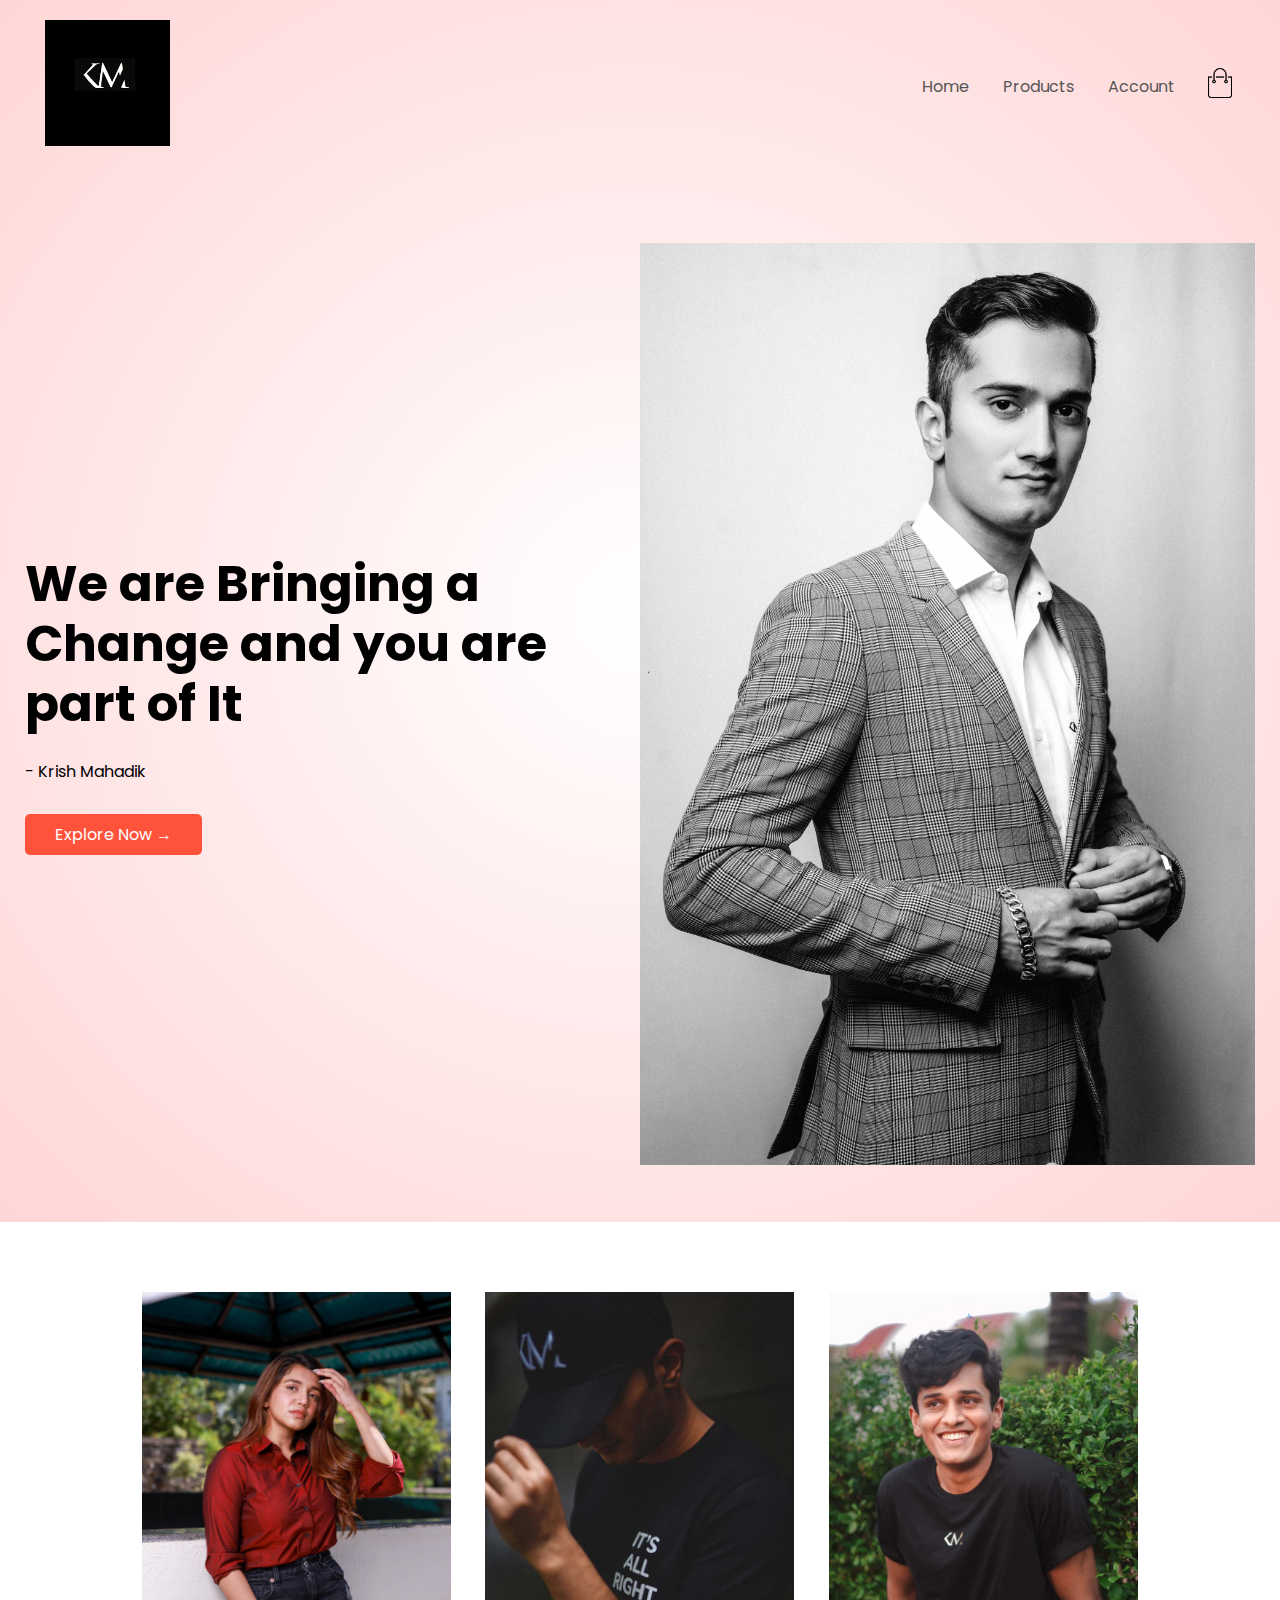
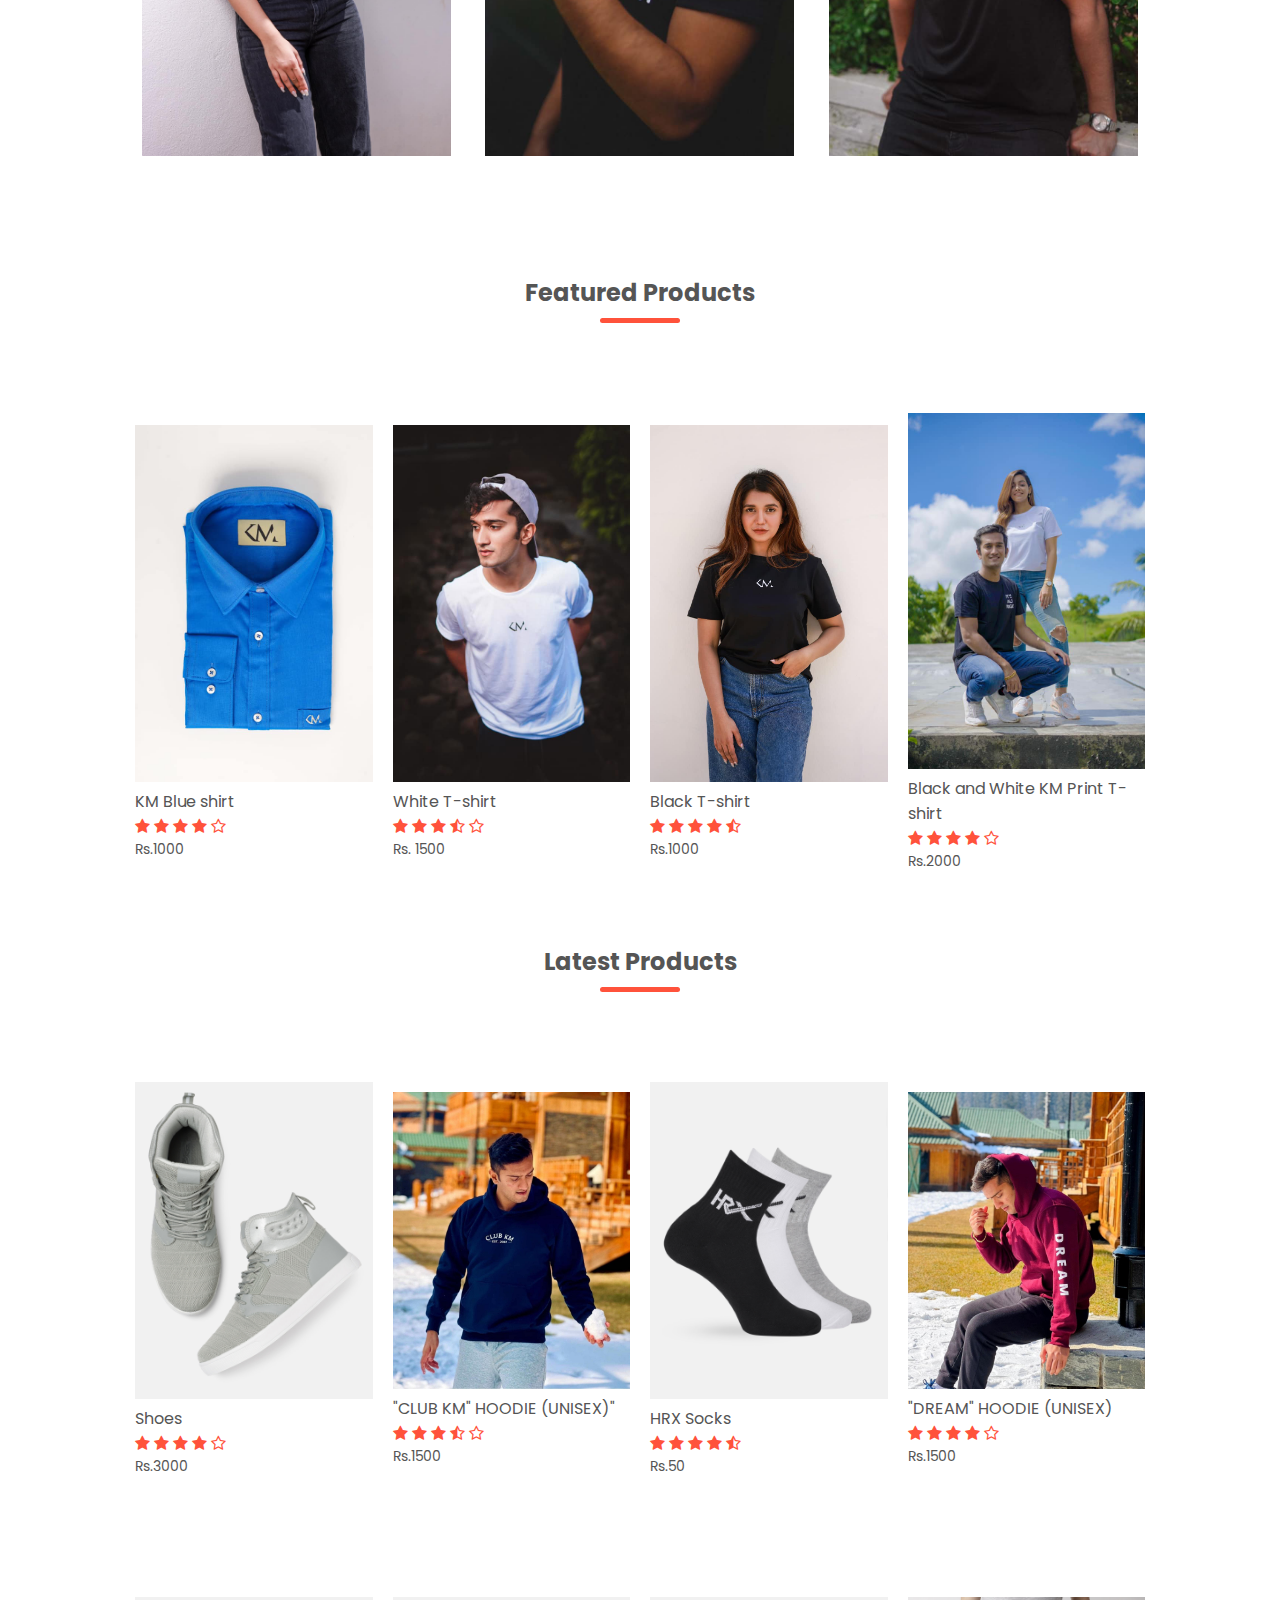
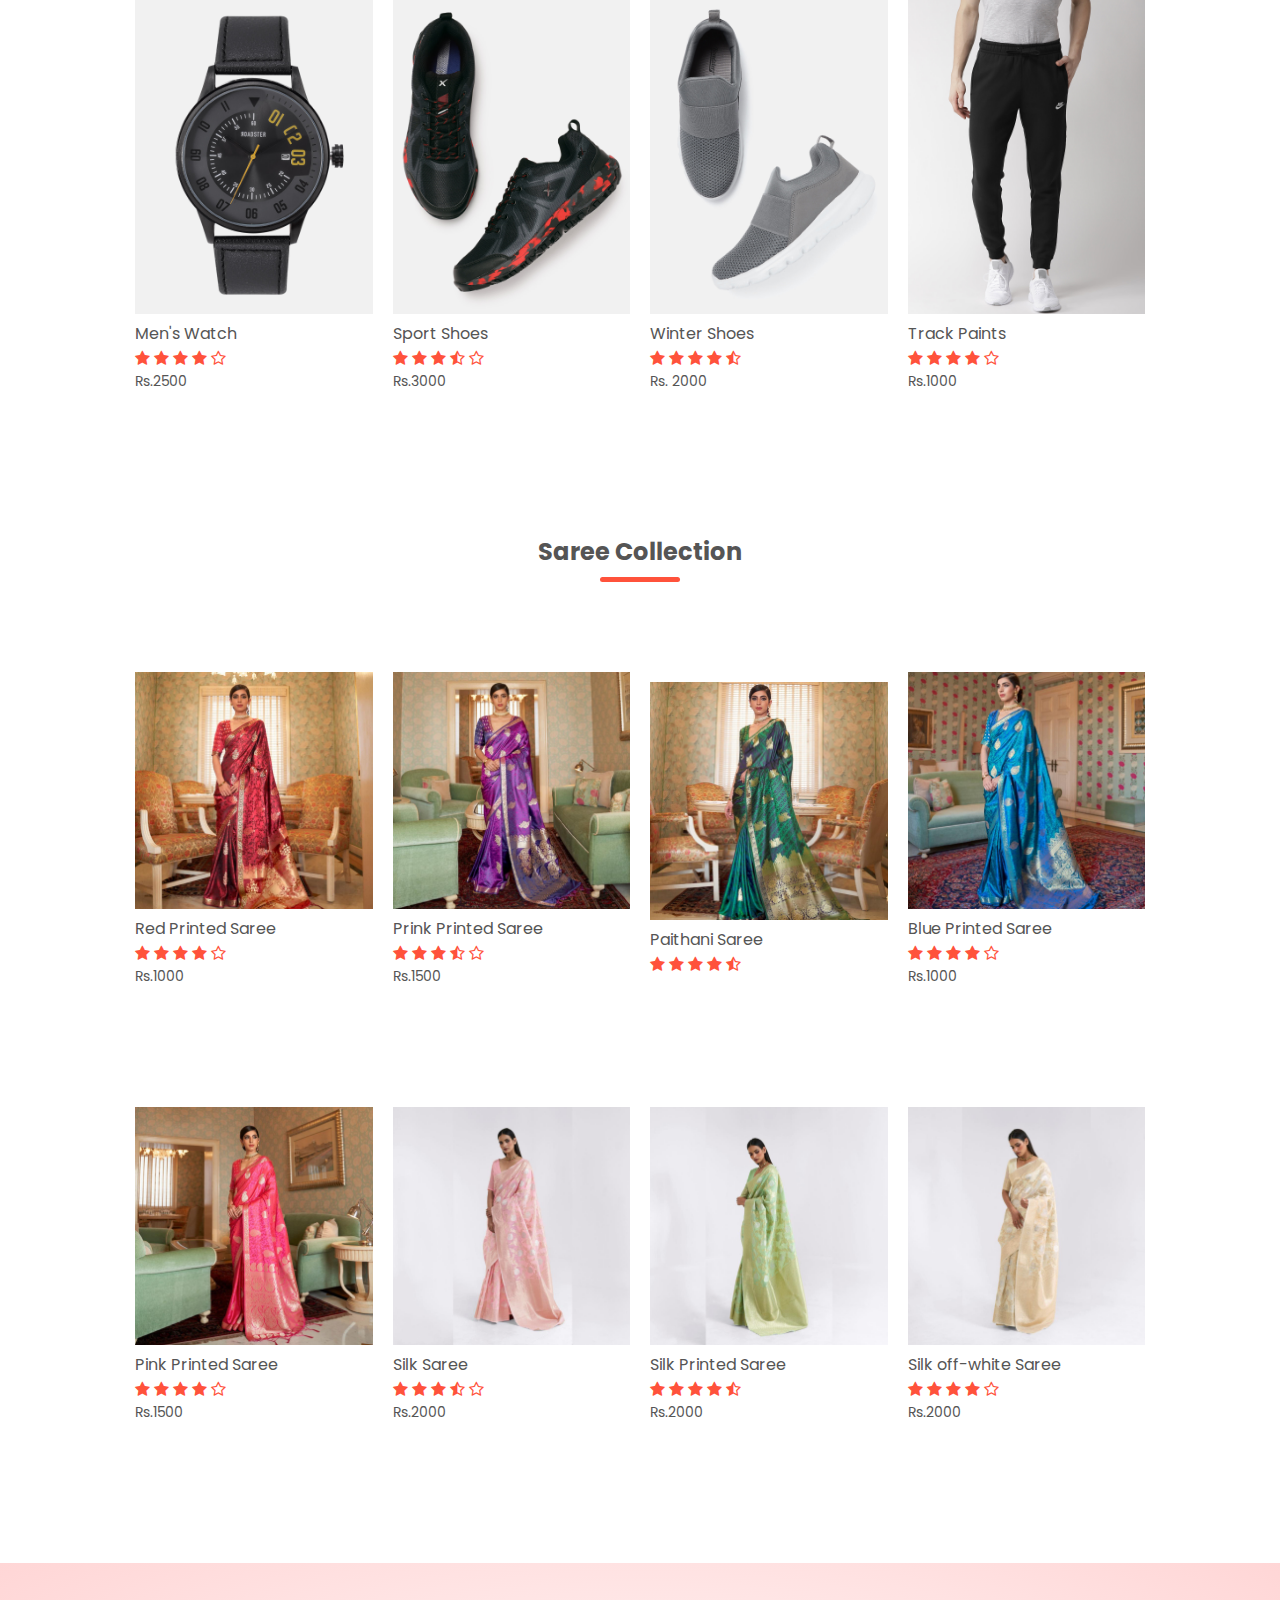
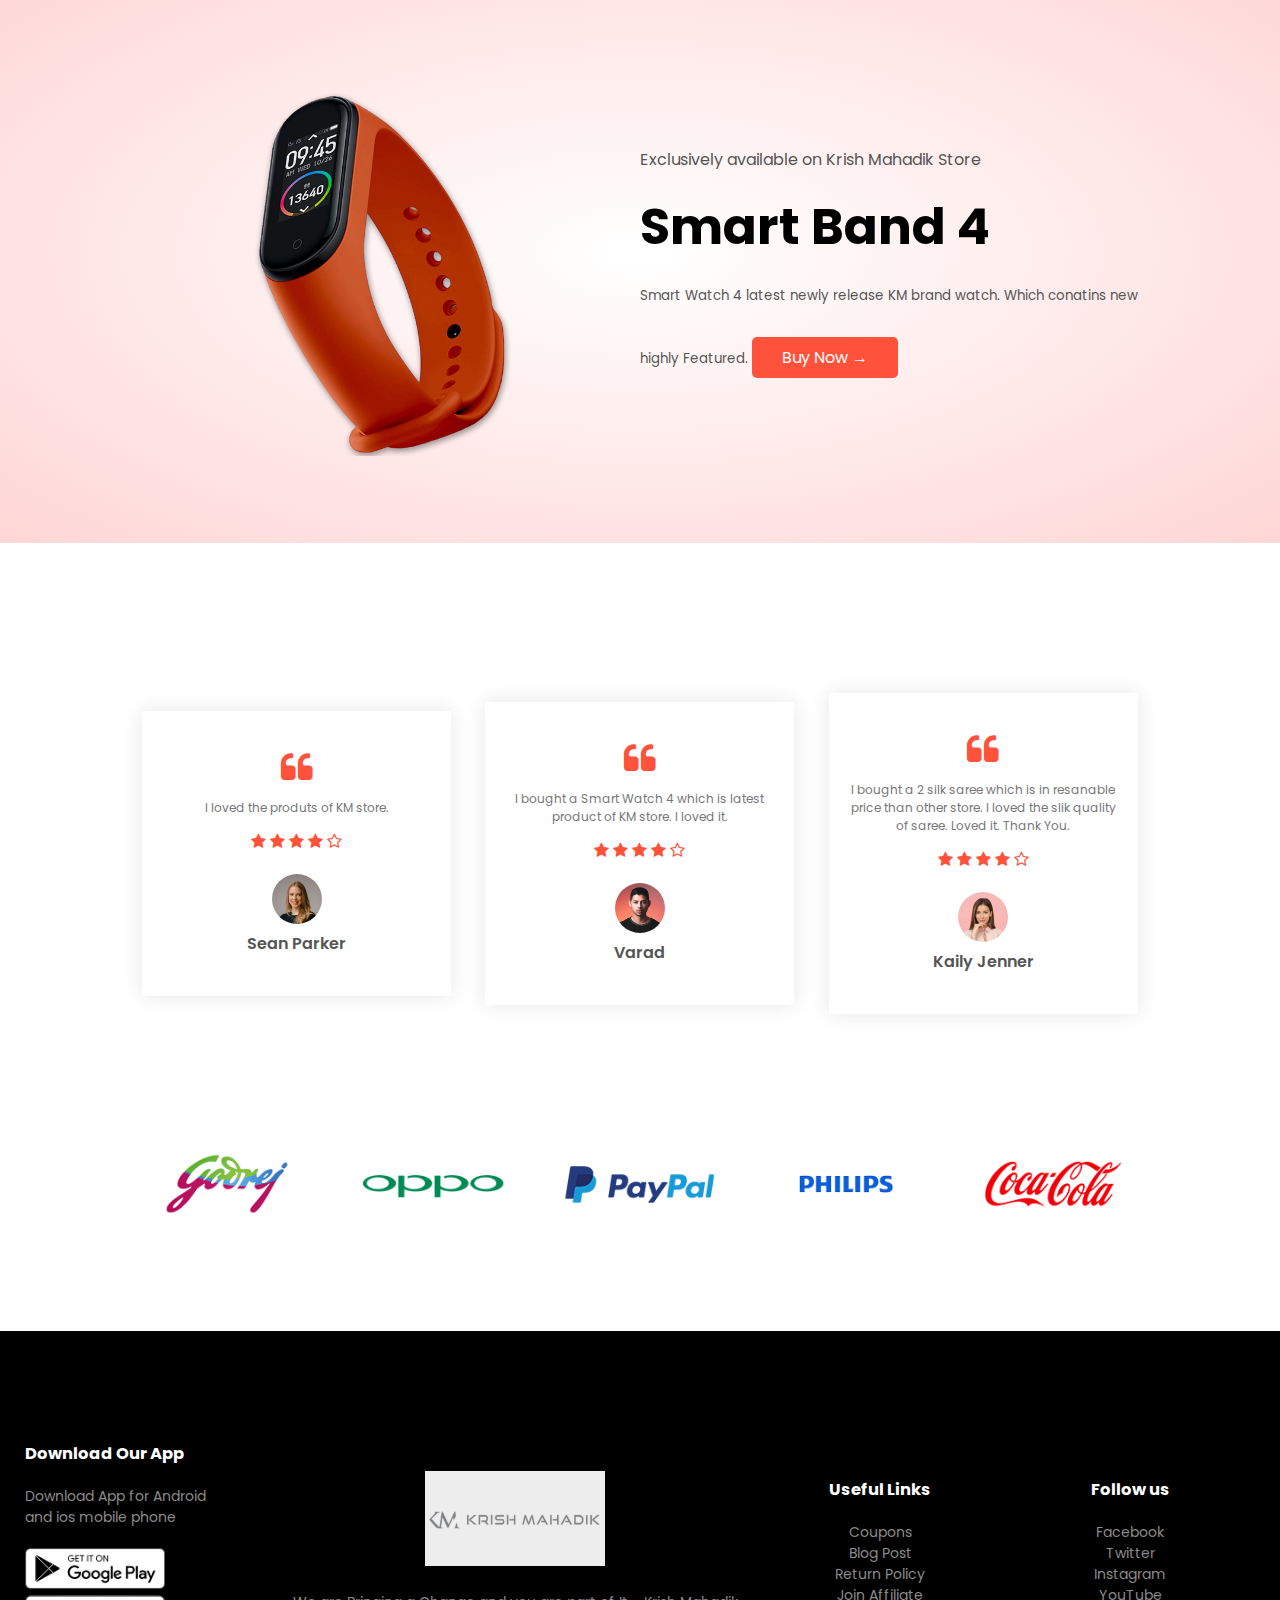
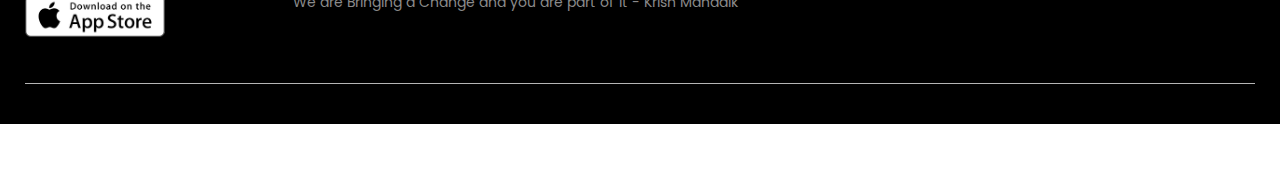
<file: index.html>
<!DOCTYPE html>
<html lang="en">
  <head>
    <meta charset="UTF-8" />
    <meta name="viewport" content="width=device-width, initial-scale=1.0" />
    <title>KM store | Ecommerce Website Design</title>
    <link rel="stylesheet" href="style.css" />
    <link
      href="https://fonts.googleapis.com/css2?family=Poppins:ital,wght@0,300;0,400;0,500;0,600;0,700;1,200&display=swap"
      rel="stylesheet"
    />
    <link
      rel="stylesheet"
      href="https://stackpath.bootstrapcdn.com/font-awesome/4.7.0/css/font-awesome.min.css"
    />
  </head>
  <body>
    <div class="header">
      <div class="container">
        <div class="navbar">
          <div class="logo">
            <a href="index.html">
              <img src="images/KM.png" alt="" width="125px"
            /></a>
          </div>
          <nav>
            <ul id="MenuItems">
              <li><a href="index.html">Home</a></li>
              <li><a href="products.html">Products</a></li>
              <li><a href="account.html">Account</a></li>
              <!-- TODo: 22:20 -->
            </ul>
          </nav>
          <a href="cart.html"
            ><img src="images/cart.png" alt="" width="30px" height="30px"
          /></a>
          <img
            src="images/menu.png"
            alt=""
            class="menu-icon"
            onclick="menutoggle()"
          />
        </div>
        <div class="row">
          <div class="col-2">
            <h1>
              We are Bringing a Change and you are part of It</h1> - </h4>Krish Mahadik</h4></br>
            <a href="" class="btn">Explore Now &#8594;</a>
            </div>
          <div class="col-2">
            <img src="images/K.jpg" alt="" />
          </div>
        </div>
      </div>
    </div>
    <!------------- Featurd Categories------>
    <div class="categories">
      <div class="small-container">
        <div class="row">
          <div class="col-3">
            <img src="images/Pro-1.jpg" alt="" />
          </div>
          <div class="col-3">
            <img src="images/Pro-2.jpg" alt="" />
          </div>
          <div class="col-3">
            <img src="images/Pro-3.jpg" alt="" />
          </div>
        </div>
      </div>
    </div>
    <!----- Featurd Products--------> 
    <div class="small-container">
      <h2 class="title">Featured Products</h2>
      <div class="row">
        <div class="col-4">
          <a href="product-details.html">
            <img src="images/KM_T_0.jpg" alt=""
          /></a>
          <h4>KM Blue shirt</h4>
          <div class="rating">
            <i class="fa fa-star"></i>
            <i class="fa fa-star"></i>
            <i class="fa fa-star"></i>
            <i class="fa fa-star"></i>
            <i class="fa fa-star-o"></i>
          </div>
          <p>Rs.1000</p>
        </div>

        <div class="col-4">
          <img src="images/KM_T_1.jpg" alt="" />
          <h4>White T-shirt</h4>
          <div class="rating">
            <i class="fa fa-star"></i>
            <i class="fa fa-star"></i>
            <i class="fa fa-star"></i>
            <i class="fa fa-star-half-o"></i>
            <i class="fa fa-star-o"></i>
          </div>
          <p>Rs. 1500</p>
        </div>

        <div class="col-4">
          <img src="images/KM_T_2.jpg" alt="" />
          <h4>Black T-shirt</h4>
          <div class="rating">
            <i class="fa fa-star"></i>
            <i class="fa fa-star"></i>
            <i class="fa fa-star"></i>
            <i class="fa fa-star"></i>
            <i class="fa fa-star-half-o"></i>
          </div>
          <p>Rs.1000</p>
        </div>
        <div class="col-4">
          <img src="images/KM_S.jpg" alt="" />
          <h4>Black and White KM Print T-shirt</h4>
          <div class="rating">
            <i class="fa fa-star"></i>
            <i class="fa fa-star"></i>
            <i class="fa fa-star"></i>
            <i class="fa fa-star"></i>
            <i class="fa fa-star-o"></i>
          </div>
          <p>Rs.2000</p>
        </div>
      </div>
      <h2 class="title">Latest Products</h2>
      <div class="row">
        <div class="col-4">
          <img src="images/product-5.jpg" alt="" />
          <h4>Shoes</h4>
          <div class="rating">
            <i class="fa fa-star"></i>
            <i class="fa fa-star"></i>
            <i class="fa fa-star"></i>
            <i class="fa fa-star"></i>
            <i class="fa fa-star-o"></i>
          </div>
          <p>Rs.3000</p>
        </div>

        <div class="col-4">
          <img src="images/K4.jpg" alt="" />
          <h4>"CLUB KM" HOODIE (UNISEX)"</h4>
          <div class="rating">
            <i class="fa fa-star"></i>
            <i class="fa fa-star"></i>
            <i class="fa fa-star"></i>
            <i class="fa fa-star-half-o"></i>
            <i class="fa fa-star-o"></i>
          </div>
          <p>Rs.1500</p>
        </div>

        <div class="col-4">
          <img src="images/product-7.jpg" alt="" />
          <h4>HRX Socks</h4>
          <div class="rating">
            <i class="fa fa-star"></i>
            <i class="fa fa-star"></i>
            <i class="fa fa-star"></i>
            <i class="fa fa-star"></i>
            <i class="fa fa-star-half-o"></i>
          </div>
          <p>Rs.50</p>
        </div>
        <div class="col-4">
          <img src="images/K5.jpg" alt="" />
          <h4>"DREAM" HOODIE (UNISEX)</h4>
          <div class="rating">
            <i class="fa fa-star"></i>
            <i class="fa fa-star"></i>
            <i class="fa fa-star"></i>
            <i class="fa fa-star"></i>
            <i class="fa fa-star-o"></i>
          </div>
          <p>Rs.1500</p>
        </div>
      </div>
      <div class="row">
        <div class="col-4">
          <img src="images/product-9.jpg" alt="" />
          <h4>Men's Watch</h4>
          <div class="rating">
            <i class="fa fa-star"></i>
            <i class="fa fa-star"></i>
            <i class="fa fa-star"></i>
            <i class="fa fa-star"></i>
            <i class="fa fa-star-o"></i>
          </div>
          <p>Rs.2500</p>
        </div>

        <div class="col-4">
          <img src="images/product-10.jpg" alt="" />
          <h4>Sport Shoes</h4>
          <div class="rating">
            <i class="fa fa-star"></i>
            <i class="fa fa-star"></i>
            <i class="fa fa-star"></i>
            <i class="fa fa-star-half-o"></i>
            <i class="fa fa-star-o"></i>
          </div>
          <p>Rs.3000</p>
        </div>

        <div class="col-4">
          <img src="images/product-11.jpg" alt="" />
          <h4>Winter Shoes</h4>
          <div class="rating">
            <i class="fa fa-star"></i>
            <i class="fa fa-star"></i>
            <i class="fa fa-star"></i>
            <i class="fa fa-star"></i>
            <i class="fa fa-star-half-o"></i>
          </div>
          <p>Rs. 2000</p>
        </div>
        <div class="col-4">
          <img src="images/product-12.jpg" alt="" />
          <h4>Track Paints</h4>
          <div class="rating">
            <i class="fa fa-star"></i>
            <i class="fa fa-star"></i>
            <i class="fa fa-star"></i>
            <i class="fa fa-star"></i>
            <i class="fa fa-star-o"></i>
          </div>
          <p>Rs.1000</p>
        </div>
      </div>
    </div>


    <!--- Saree Products---->
    <div class="categories">
      <div class="small-container">
        <h2 class="title">Saree Collection</h2>
      <div class="row">
        <div class="col-4">
          <img src="images/S1.jpg" alt="" />
          <h4>Red Printed Saree</h4>
          <div class="rating">
            <i class="fa fa-star"></i>
            <i class="fa fa-star"></i>
            <i class="fa fa-star"></i>
            <i class="fa fa-star"></i>
            <i class="fa fa-star-o"></i>
          </div>
          <p>Rs.1000</p>
        </div>

        <div class="col-4">
          <img src="images/S2.jpg" alt="" />
          <h4>Prink Printed Saree</h4>
          <div class="rating">
            <i class="fa fa-star"></i>
            <i class="fa fa-star"></i>
            <i class="fa fa-star"></i>
            <i class="fa fa-star-half-o"></i>
            <i class="fa fa-star-o"></i>
          </div>
          <p>Rs.1500</p>
        </div>

        <div class="col-4">
          <img src="images/S3.jpg" alt="" />
          <h4>Paithani Saree</h4>
          <div class="rating">
            <i class="fa fa-star"></i>
            <i class="fa fa-star"></i>
            <i class="fa fa-star"></i>
            <i class="fa fa-star"></i>
            <i class="fa fa-star-half-o"></i>
          </div>
          <pRs.5000</p>
        </div>
        <div class="col-4">
          <img src="images/S4.jpg" alt="" />
          <h4>Blue Printed Saree</h4>
          <div class="rating">
            <i class="fa fa-star"></i>
            <i class="fa fa-star"></i>
            <i class="fa fa-star"></i>
            <i class="fa fa-star"></i>
            <i class="fa fa-star-o"></i>
          </div>
          <p>Rs.1000</p>
        </div>
      </div>
      <div class="row">
        <div class="col-4">
          <img src="images/S5.jpg" alt="" />
          <h4>Pink Printed Saree</h4>
          <div class="rating">
            <i class="fa fa-star"></i>
            <i class="fa fa-star"></i>
            <i class="fa fa-star"></i>
            <i class="fa fa-star"></i>
            <i class="fa fa-star-o"></i>
          </div>
          <p>Rs.1500</p>
        </div>

        <div class="col-4">
          <img src="images/S6.jpg" alt="" />
          <h4>Silk Saree</h4>
          <div class="rating">
            <i class="fa fa-star"></i>
            <i class="fa fa-star"></i>
            <i class="fa fa-star"></i>
            <i class="fa fa-star-half-o"></i>
            <i class="fa fa-star-o"></i>
          </div>
          <p>Rs.2000</p>
        </div>

        <div class="col-4">
          <img src="images/S7.jpg" alt="" />
          <h4>Silk Printed Saree</h4>
          <div class="rating">
            <i class="fa fa-star"></i>
            <i class="fa fa-star"></i>
            <i class="fa fa-star"></i>
            <i class="fa fa-star"></i>
            <i class="fa fa-star-half-o"></i>
          </div>
          <p>Rs.2000</p>
        </div>
        <div class="col-4">
          <img src="images/S8.jpg" alt="" />
          <h4>Silk off-white Saree</h4>
          <div class="rating">
            <i class="fa fa-star"></i>
            <i class="fa fa-star"></i>
            <i class="fa fa-star"></i>
            <i class="fa fa-star"></i>
            <i class="fa fa-star-o"></i>
          </div>
          <p>Rs.2000</p>
        </div>
      </div>
    </div>
    <!-------- Offer ---------> 
    <div class="offer">
      <div class="small-container">
        <div class="row">
          <div class="col-2">
            <img src="images/exclusive.png" class="offer-img" alt="" />
          </div>
          <div class="col-2">
            <p>Exclusively available on Krish Mahadik Store</p>
            <h1>Smart Band 4</h1>
            <small>Smart Watch 4 latest newly release KM brand watch. Which conatins new highly Featured.
            </small>
            <a href="" class="btn">Buy Now &#8594;</a>
          </div>
        </div>
      </div>
    </div>

    <!------ Testimonial  ------>
    <div class="testimonial">
      <div class="small-container">
        <div class="row">
          <div class="col-3">
            <i class="fa fa-quote-left"></i>
        
            <p>
              I loved the produts of KM store.
            </p>
            <div class="rating">
              <i class="fa fa-star"></i>
              <i class="fa fa-star"></i>
              <i class="fa fa-star"></i>
              <i class="fa fa-star"></i>
              <i class="fa fa-star-o"></i>
            </div>
            <img src="images/user-1.png" alt="" />
            <h3>Sean Parker</h3>
          </div>

          <div class="col-3">
            <i class="fa fa-quote-left"></i>

            <p>
              I bought a Smart Watch 4 which is latest product of KM store. I loved it.
            </p>
            <div class="rating">
              <i class="fa fa-star"></i>
              <i class="fa fa-star"></i>
              <i class="fa fa-star"></i>
              <i class="fa fa-star"></i>
              <i class="fa fa-star-o"></i>
            </div>
            <img src="images/user-2.png" alt="" />
            <h3>Varad </h3>
          </div>

          <div class="col-3">
            <i class="fa fa-quote-left"></i>

            <p>
              I bought a 2 silk saree which is in resanable price than other store. I loved the slik quality of saree. Loved it. Thank You. 
            </p>
            <div class="rating">
              <i class="fa fa-star"></i>
              <i class="fa fa-star"></i>
              <i class="fa fa-star"></i>
              <i class="fa fa-star"></i>
              <i class="fa fa-star-o"></i>
            </div>
            <img src="images/user-3.png" alt="" />
            <h3>Kaily Jenner</h3>
          </div>
        </div>
      </div>
    </div>

    <!-- Brands -->

    <div class="brands">
      <div class="small-container">
        <div class="row">
          <div class="col-5">
            <img src="images/logo-godrej.png" alt="" />
          </div>
          <div class="col-5">
            <img src="images/logo-oppo.png" alt="" />
          </div>
          <div class="col-5">
            <img src="images/logo-paypal.png" alt="" />
          </div>
          <div class="col-5">
            <img src="images/logo-philips.png" alt="" />
          </div>
          <div class="col-5">
            <img src="images/logo-coca-cola.png" alt="" />
          </div>
        </div>
      </div>
    </div>

    <!-- Footer -->
    <div class="footer">
      <div class="container">
        <div class="row">
          <div class="footer-col-1">
            <h3>Download Our App</h3>
            <p>
              Download App for Android <br />
              and ios mobile phone
            </p>
            <div class="app-logo">
              <img src="images/play-store.png" alt="" />
              <img src="images/app-store.png" alt="" />
            </div>
          </div>
          <div class="footer-col-2">
            <img src="images/KM store.png" alt="" />
            <p>
              We are Bringing a Change and you are part of It</h1> - </h4>Krish Mahadik</h4>
            </p>
          </div>
          <div class="footer-col-3">
            <h3>Useful Links</h3>
            <ul>
              <li>Coupons</li>
              <li>Blog Post</li>
              <li>Return Policy</li>
              <li>Join Affiliate</li>
            </ul>
          </div>

          <div class="footer-col-4">
            <h3>Follow us</h3>
            <ul>
              <li>Facebook</li>
              <li>Twitter</li>
              <li>Instagram</li>
              <li>YouTube</li>
            </ul>
          </div>
        </div>
        <hr />
        
      </div>
    </div>
    <!-- JS for Toggle menu -->
    <script>
      var MenuItems = document.getElementById("MenuItems");

      MenuItems.style.maxHeight = "0px";

      function menutoggle() {
        if (MenuItems.style.maxHeight == "0px") {
          MenuItems.style.maxHeight = "200px";
        } else {
          MenuItems.style.maxHeight = "0px";
        }
      }
    </script>
  </body>
</html>
</file>
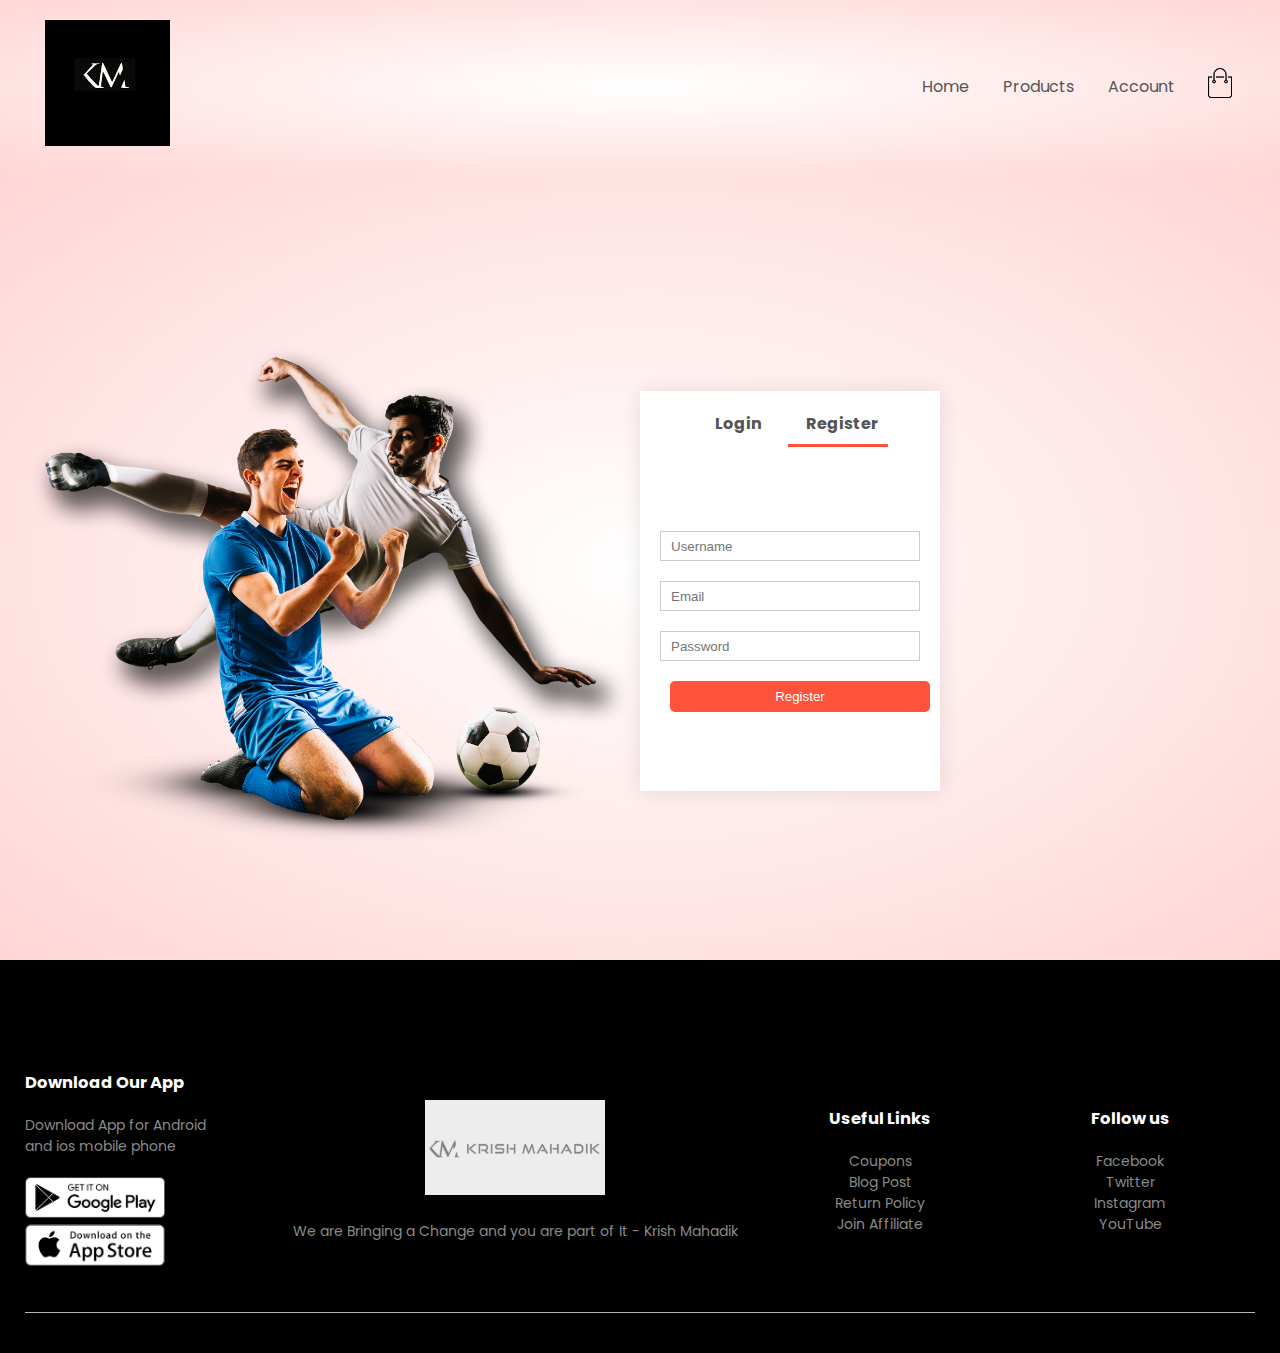
<file: account.html>
<!DOCTYPE html>
<html lang="en">
  <head>
    <meta charset="UTF-8" />
    <meta name="viewport" content="width=device-width, initial-scale=1.0" />
    <title>All Products - Red store</title>
    <link rel="stylesheet" href="style.css" />
    <link
      href="https://fonts.googleapis.com/css2?family=Poppins:ital,wght@0,300;0,400;0,500;0,600;0,700;1,200&display=swap"
      rel="stylesheet"
    />
    <link
      rel="stylesheet"
      href="https://stackpath.bootstrapcdn.com/font-awesome/4.7.0/css/font-awesome.min.css"
    />
  </head>
  <body>
    <div class="header">
      <div class="container">
        <div class="navbar">
          <div class="logo">
            <a href="index.html">
              <img src="images/KM.png" alt="" width="125px"
            /></a>
          </div>
          <nav>
            <ul id="MenuItems">
              <li><a href="index.html">Home</a></li>
              <li><a href="products.html">Products</a></li>
              <li><a href="account.html">Account</a></li>
              <!-- TODo: 22:20 -->
            </ul>
          </nav>
          <a href="cart.html"
            ><img src="images/cart.png" alt="" width="30px" height="30px"
          /></a>
          <img
            src="images/menu.png"
            alt=""
            class="menu-icon"
            onclick="menutoggle()"
          />
        </div>
      </div>
    </div>
    <!-- Navigation ends here -->
    <!-- Account Page -->

    <div class="account-page">
      <div class="container">
        <div class="row">
          <div class="col-2">
            <img src="images/image1.png" width="100%" />
          </div>
          <div class="col-2">
            <div class="form-container">
              <div class="form-btn">
                <span onclick="login()">Login</span>
                <span onclick="register()">Register</span>
                <hr id="indicator" />
              </div>
              <form action="" id="LoginForm">
                <input type="text" placeholder="Username" />
                <input type="password" placeholder="Password" />

                <button type="submit" class="btn">Login</button>
                <a href="">Forgot Password</a>
              </form>
              <form action="" id="RegForm">
                <input type="text" placeholder="Username" />
                <input type="email" placeholder="Email" />
                <input type="password" placeholder="Password" />

                <button type="submit" class="btn">Register</button>
              </form>
            </div>
          </div>
        </div>
      </div>
    </div>

    <!-- Footer -->
    <div class="footer">
      <div class="container">
        <div class="row">
          <div class="footer-col-1">
            <h3>Download Our App</h3>
            <p>
              Download App for Android <br />
              and ios mobile phone
            </p>
            <div class="app-logo">
              <img src="images/play-store.png" alt="" />
              <img src="images/app-store.png" alt="" />
            </div>
          </div>
          <div class="footer-col-2">
            <img src="images/KM store.png" alt="" />
            <p>
              We are Bringing a Change and you are part of It</h1> - </h4>Krish Mahadik</h4>
            </p>
          </div>
          <div class="footer-col-3">
            <h3>Useful Links</h3>
            <ul>
              <li>Coupons</li>
              <li>Blog Post</li>
              <li>Return Policy</li>
              <li>Join Affiliate</li>
            </ul>
          </div>

          <div class="footer-col-4">
            <h3>Follow us</h3>
            <ul>
              <li>Facebook</li>
              <li>Twitter</li>
              <li>Instagram</li>
              <li>YouTube</li>
            </ul>
          </div>
        </div>
        <hr />
        
      </div>
    </div>
    <!-- JS for Toggle menu -->
    <script>
      var MenuItems = document.getElementById("MenuItems");

      MenuItems.style.maxHeight = "0px";

      function menutoggle() {
        if (MenuItems.style.maxHeight == "0px") {
          MenuItems.style.maxHeight = "200px";
        } else {
          MenuItems.style.maxHeight = "0px";
        }
      }
    </script>
    <!-- 
js for toggle form -->
    <script>
      var LoginForm = document.getElementById("LoginForm");
      var RegForm = document.getElementById("RegForm");
      var indicator = document.getElementById("indicator");

      function register() {
        RegForm.style.transform = "translateX(0px)";
        LoginForm.style.transform = "translateX(0px)";
        indicator.style.transform = "translateX(100px)";
      }

      function login() {
        RegForm.style.transform = "translateX(300px)";
        LoginForm.style.transform = "translateX(300px)";
        indicator.style.transform = "translateX(0px)";
      }
    </script>
  </body>
</html>
</file>
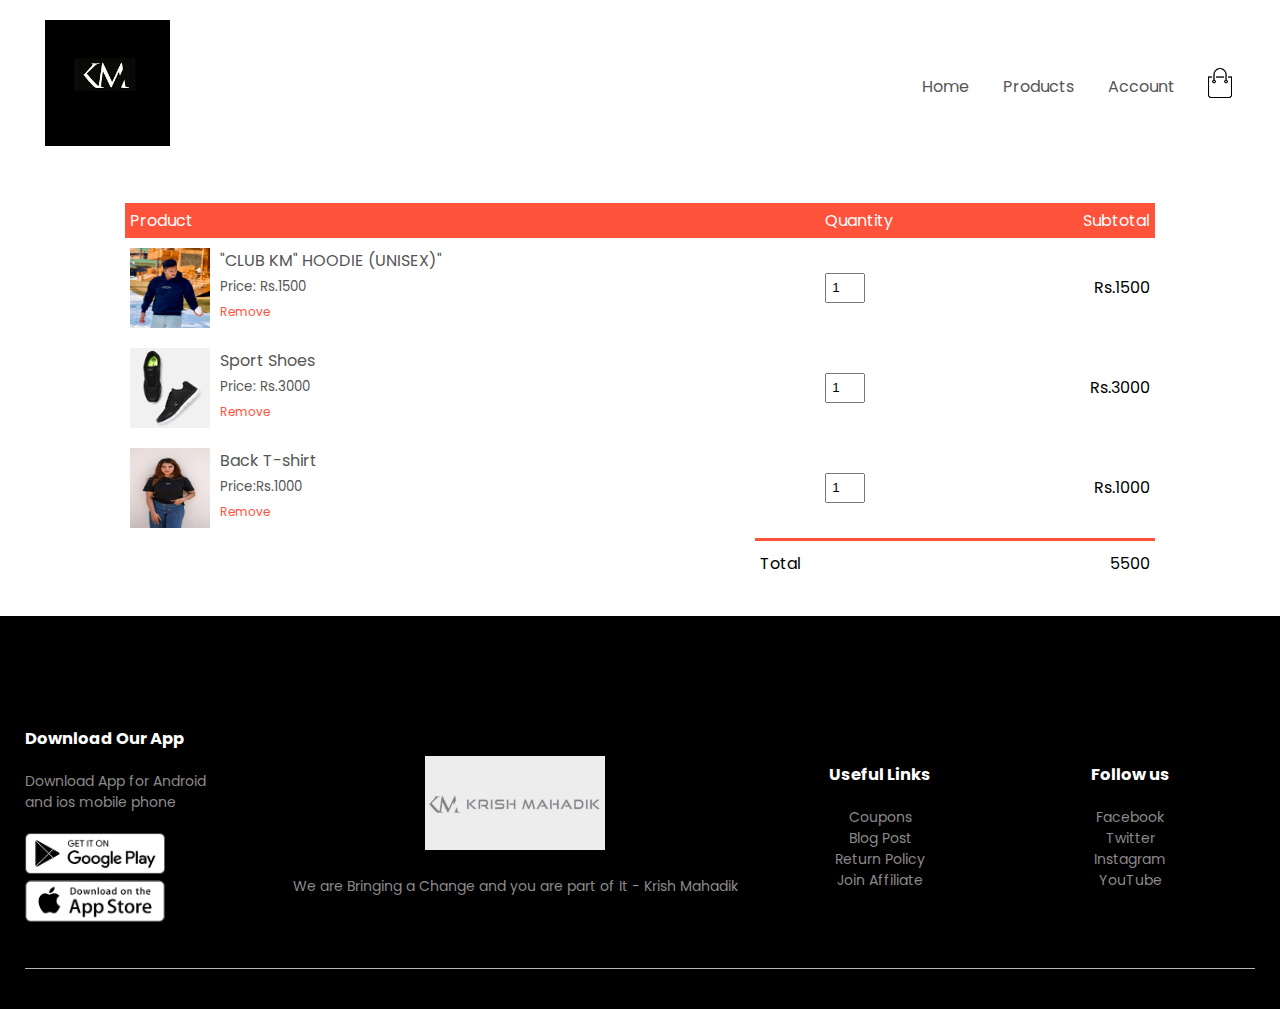
<file: cart.html>
<!DOCTYPE html>
<html lang="en">
  <head>
    <meta charset="UTF-8" />
    <meta name="viewport" content="width=device-width, initial-scale=1.0" />
    <title>All Products - KM store</title>
    <link rel="stylesheet" href="style.css" />
    <link
      href="https://fonts.googleapis.com/css2?family=Poppins:ital,wght@0,300;0,400;0,500;0,600;0,700;1,200&display=swap"
      rel="stylesheet"
    />
    <link
      rel="stylesheet"
      href="https://stackpath.bootstrapcdn.com/font-awesome/4.7.0/css/font-awesome.min.css"
    />
  </head>
  <body>
    <div class="container">
      <div class="navbar">
        <div class="logo">
          <a href="index.html">
            <img src="images/KM.png" alt="" width="125px"
          /></a>
        </div>
        <nav>
          <ul id="MenuItems">
            <li><a href="index.html">Home</a></li>
            <li><a href="products.html">Products</a></li>
            <li><a href="account.html">Account</a></li>
            <!-- TODo: 22:20 -->
          </ul>
        </nav>
        <a href="cart.html"
          ><img src="images/cart.png" alt="" width="30px" height="30px"
        /></a>
        <img
          src="images/menu.png"
          alt=""
          class="menu-icon"
          onclick="menutoggle()"
        />
      </div>
    </div>

    <!-- Cart Items Details -->
    <div class="small-container cart-page">
      <table>
        <tr>
          <th>Product</th>
          <th>Quantity</th>
          <th>Subtotal</th>
        </tr>
        <tr>
          <td>
            <div class="cart-info">
              <img src="images/K4.jpg" alt="" />
              <div>
                <p>"CLUB KM" HOODIE (UNISEX)"</p>
                <small>Price: Rs.1500</small>
                <br />
                <a href="">Remove</a>
              </div>
            </div>
          </td>
          <td><input type="nunber" value="1" /></td>
          <td>Rs.1500</td>
        </tr>

        <tr>
          <td>
            <div class="cart-info">
              <img src="images/buy-2.jpg" alt="" />
              <div>
                <p>Sport Shoes</p>
                <small>Price: Rs.3000</small>
                <br />
                <a href="">Remove</a>
              </div>
            </div>
          </td>
          <td><input type="nunber" value="1" /></td>
          <td>Rs.3000</td>
        </tr>

        <tr>
          <td>
            <div class="cart-info">
              <img src="images/KM_T_2.jpg" alt="" />
              <div>
                <p>Back T-shirt</p>
                <small>Price:Rs.1000</small>
                <br />
                <a href="">Remove</a>
              </div>
            </div>
          </td>
          <td><input type="nunber" value="1" /></td>
          <td>Rs.1000</td>
        </tr>
      </table>

      <div class="total-price">
        <table>
          
          <tr>
            <td>Total</td>
            <td>5500</td>
          </tr>
        </table>
      </div>
    </div>
    <!-- Footer -->
    <div class="footer">
      <div class="container">
        <div class="row">
          <div class="footer-col-1">
            <h3>Download Our App</h3>
            <p>
              Download App for Android <br />
              and ios mobile phone
            </p>
            <div class="app-logo">
              <img src="images/play-store.png" alt="" />
              <img src="images/app-store.png" alt="" />
            </div>
          </div>
          <div class="footer-col-2">
            <img src="images/KM store.png" alt="" />
            <p>
              We are Bringing a Change and you are part of It</h1> - </h4>Krish Mahadik</h4>
            </p>
          </div>
          <div class="footer-col-3">
            <h3>Useful Links</h3>
            <ul>
              <li>Coupons</li>
              <li>Blog Post</li>
              <li>Return Policy</li>
              <li>Join Affiliate</li>
            </ul>
          </div>

          <div class="footer-col-4">
            <h3>Follow us</h3>
            <ul>
              <li>Facebook</li>
              <li>Twitter</li>
              <li>Instagram</li>
              <li>YouTube</li>
            </ul>
          </div>
        </div>
        <hr />
       
      </div>
    </div>
    <!-- JS for Toggle menu -->
    <script>
      var MenuItems = document.getElementById("MenuItems");

      MenuItems.style.maxHeight = "0px";

      function menutoggle() {
        if (MenuItems.style.maxHeight == "0px") {
          MenuItems.style.maxHeight = "200px";
        } else {
          MenuItems.style.maxHeight = "0px";
        }
      }
    </script>
  </body>
</html>
</file>
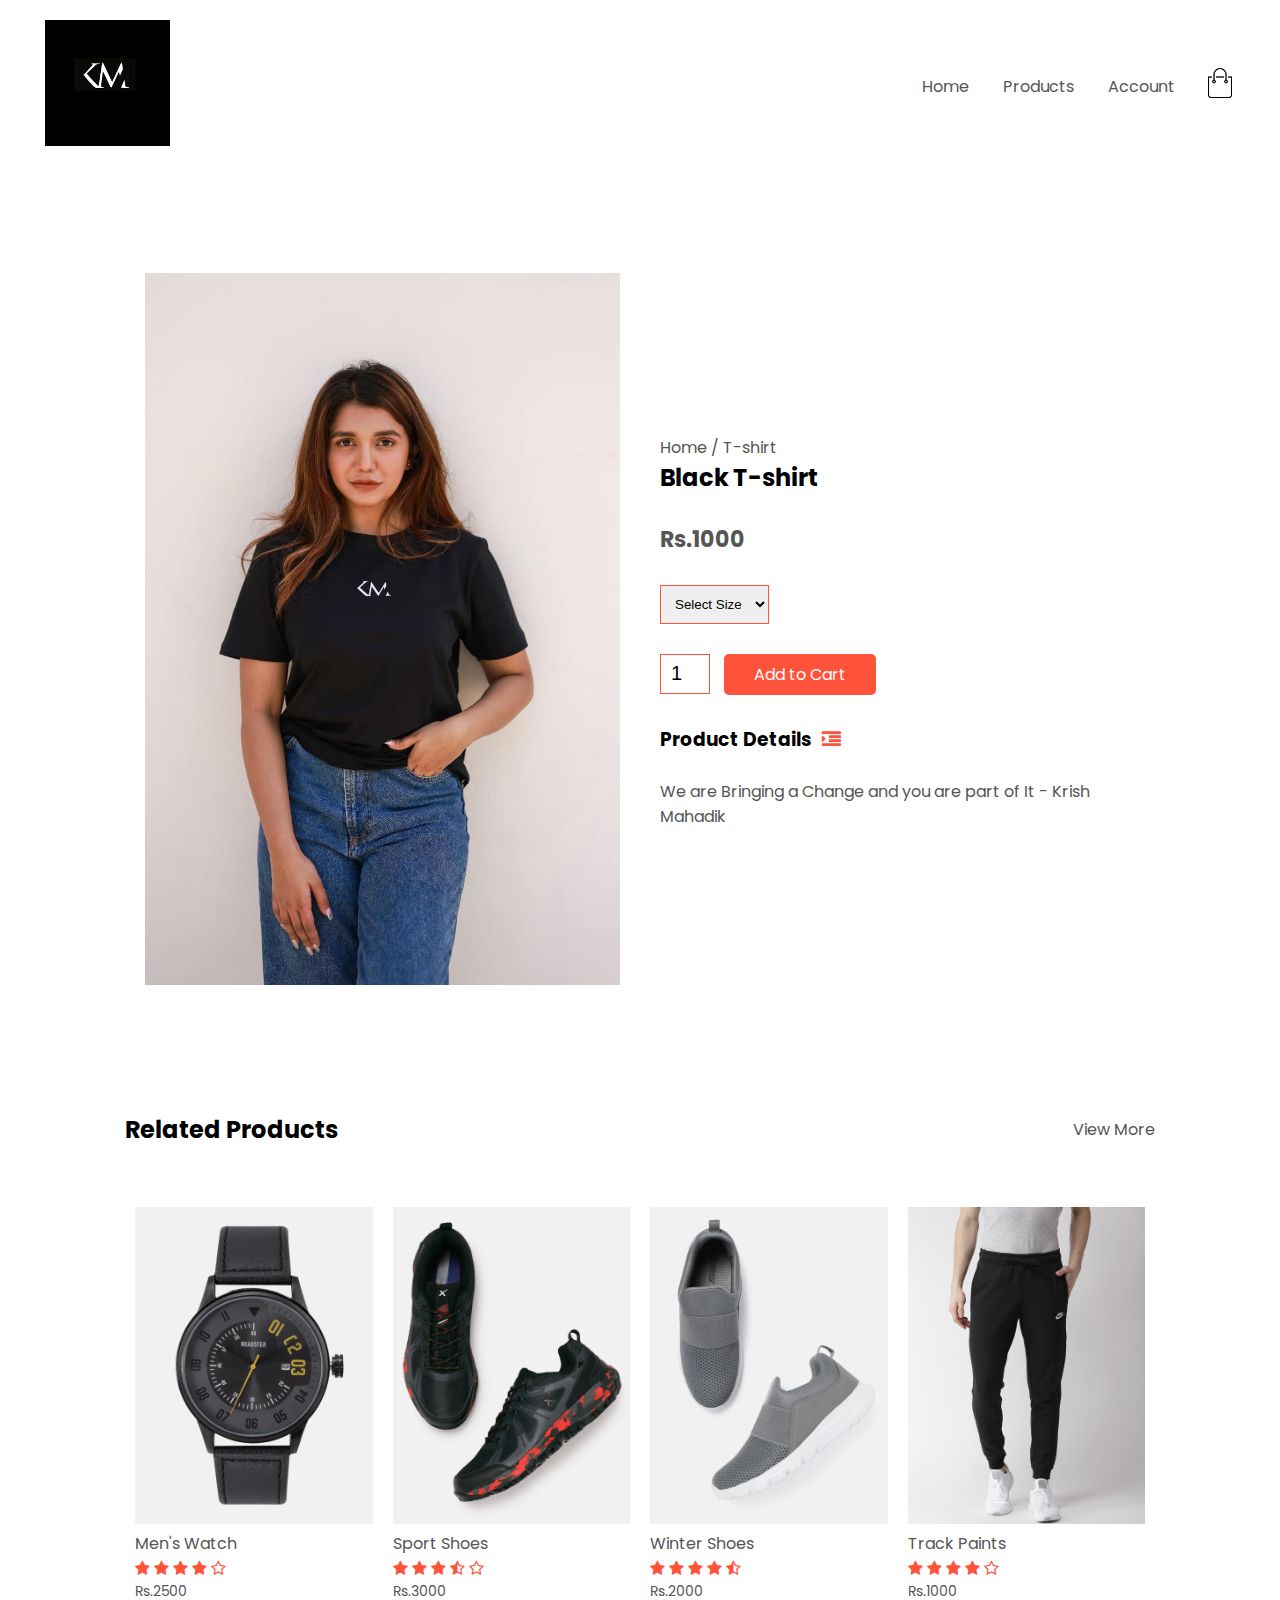
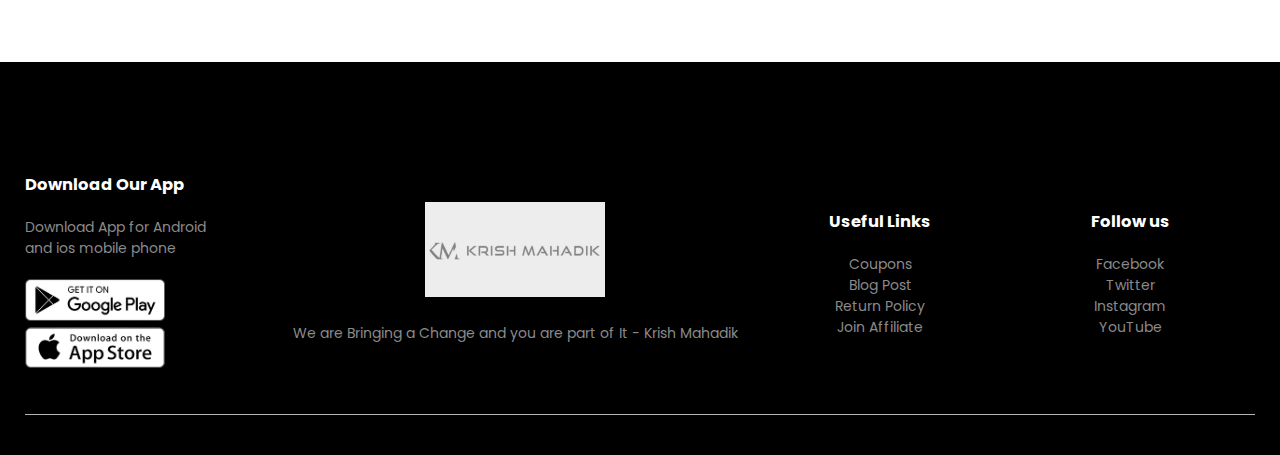
<file: product-details.html>
<!DOCTYPE html>
<html lang="en">
  <head>
    <meta charset="UTF-8" />
    <meta name="viewport" content="width=device-width, initial-scale=1.0" />
    <title>All Products - Red store</title>
    <link rel="stylesheet" href="style.css" />
    <link
      href="https://fonts.googleapis.com/css2?family=Poppins:ital,wght@0,300;0,400;0,500;0,600;0,700;1,200&display=swap"
      rel="stylesheet"
    />
    <link
      rel="stylesheet"
      href="https://stackpath.bootstrapcdn.com/font-awesome/4.7.0/css/font-awesome.min.css"
    />
  </head>
  <body>
    <div class="container">
      <div class="navbar">
        <div class="logo">
          <a href="index.html">
            <img src="images/KM.png" alt="" width="125px"
          /></a>
        </div>
        <nav>
          <ul id="MenuItems">
            <li><a href="index.html">Home</a></li>
            <li><a href="products.html">Products</a></li>
            <li><a href="account.html">Account</a></li>
            <!-- TODo: 22:20 -->
          </ul>
        </nav>
        <a href="cart.html"
          ><img src="images/cart.png" alt="" width="30px" height="30px"
        /></a>
        <img
          src="images/menu.png"
          alt=""
          class="menu-icon"
          onclick="menutoggle()"
        />
      </div>
    </div>

    <!-- Single Products Detail -->
    <div class="small-container single-product">
      <div class="row">
        <div class="col-2">
          <img src="images/KM_T_2.jpg" width="100%" id="ProductImg" />

          
        </div>
        <div class="col-2">
          <p>Home / T-shirt</p>
          <h2>Black T-shirt</h2>
          <h4>Rs.1000</h4>
          <select name="" id="">
            <option value="">Select Size</option>
            <option value="">XXL</option>
            <option value="">XL</option>
            <option value="">Large</option>
            <option value="">Medium</option>
            <option value="">Small</option>
          </select>
          <input type="number" value="1" />
          <a href="" class="btn">Add to Cart</a>
          <h3>Product Details<i class="fa fa-indent"></i></h3>
          <br />
          <p>
            We are Bringing a Change and you are part of It</h1> - </h4>Krish Mahadik</h4>
          </p>
        </div>
      </div>
    </div>

    <!-- Title -->
    <div class="small-container">
      <div class="row row-2">
        <h2>Related Products</h2>
        <p>View More</p>
      </div>
    </div>

    <!-- Similar Products -->

    <div class="small-container">
      <div class="row">
        <div class="col-4">
          <img src="images/product-9.jpg" alt="" />
          <h4>Men's Watch </h4>
          <div class="rating">
            <i class="fa fa-star"></i>
            <i class="fa fa-star"></i>
            <i class="fa fa-star"></i>
            <i class="fa fa-star"></i>
            <i class="fa fa-star-o"></i>
          </div>
          <p>Rs.2500</p>
        </div>

        <div class="col-4">
          <img src="images/product-10.jpg" alt="" />
          <h4>Sport Shoes</h4>
          <div class="rating">
            <i class="fa fa-star"></i>
            <i class="fa fa-star"></i>
            <i class="fa fa-star"></i>
            <i class="fa fa-star-half-o"></i>
            <i class="fa fa-star-o"></i>
          </div>
          <p>Rs.3000</p>
        </div>

        <div class="col-4">
          <img src="images/product-11.jpg" alt="" />
          <h4>Winter Shoes</h4>
          <div class="rating">
            <i class="fa fa-star"></i>
            <i class="fa fa-star"></i>
            <i class="fa fa-star"></i>
            <i class="fa fa-star"></i>
            <i class="fa fa-star-half-o"></i>
          </div>
          <p>Rs.2000</p>
        </div>
        <div class="col-4">
          <img src="images/product-12.jpg" alt="" />
          <h4>Track Paints</h4>
          <div class="rating">
            <i class="fa fa-star"></i>
            <i class="fa fa-star"></i>
            <i class="fa fa-star"></i>
            <i class="fa fa-star"></i>
            <i class="fa fa-star-o"></i>
          </div>
          <p>Rs.1000</p>
        </div>
      </div>
    </div>

    <!-- Footer -->
    <div class="footer">
      <div class="container">
        <div class="row">
          <div class="footer-col-1">
            <h3>Download Our App</h3>
            <p>
              Download App for Android <br />
              and ios mobile phone
            </p>
            <div class="app-logo">
              <img src="images/play-store.png" alt="" />
              <img src="images/app-store.png" alt="" />
            </div>
          </div>
          <div class="footer-col-2">
            <img src="images/KM store.png" alt="" />
            <p>
              We are Bringing a Change and you are part of It</h1> - </h4>Krish Mahadik</h4>
            </p>
          </div>
          <div class="footer-col-3">
            <h3>Useful Links</h3>
            <ul>
              <li>Coupons</li>
              <li>Blog Post</li>
              <li>Return Policy</li>
              <li>Join Affiliate</li>
            </ul>
          </div>

          <div class="footer-col-4">
            <h3>Follow us</h3>
            <ul>
              <li>Facebook</li>
              <li>Twitter</li>
              <li>Instagram</li>
              <li>YouTube</li>
            </ul>
          </div>
        </div>
        <hr />
        
      </div>
    </div>
    <!-- JS for Toggle menu -->
    <script>
      var MenuItems = document.getElementById("MenuItems");

      MenuItems.style.maxHeight = "0px";

      function menutoggle() {
        if (MenuItems.style.maxHeight == "0px") {
          MenuItems.style.maxHeight = "200px";
        } else {
          MenuItems.style.maxHeight = "0px";
        }
      }
    </script>

    <!-- js for product gallery -->
    <script>
      var ProductImg = document.getElementById("ProductImg");
      var smallImg = document.getElementsByClassName("small-img");
      smallImg[0].onclick = function () {
        ProductImg.src = smallImg[0].src;
      };
      smallImg[1].onclick = function () {
        ProductImg.src = smallImg[1].src;
      };
      smallImg[2].onclick = function () {
        ProductImg.src = smallImg[2].src;
      };
      smallImg[3].onclick = function () {
        ProductImg.src = smallImg[3].src;
      };
    </script>
  </body>
</html>
</file>
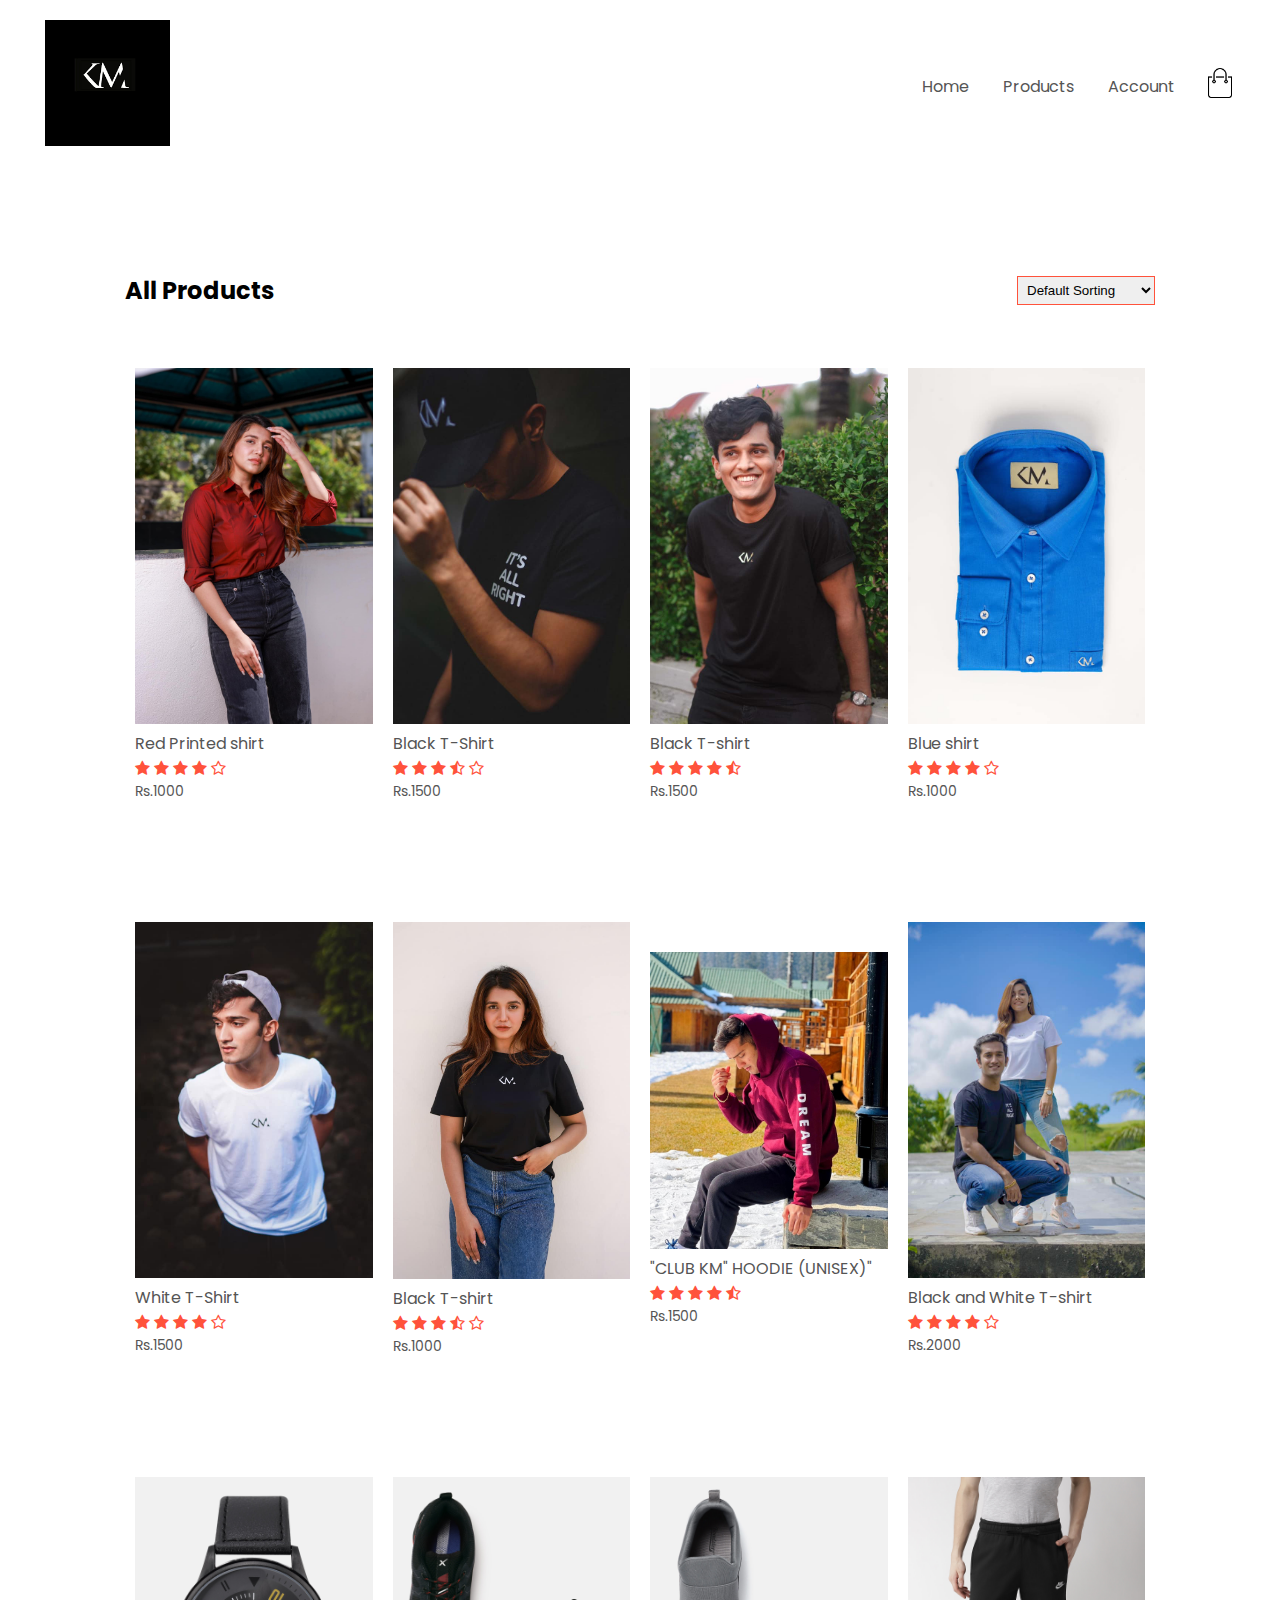
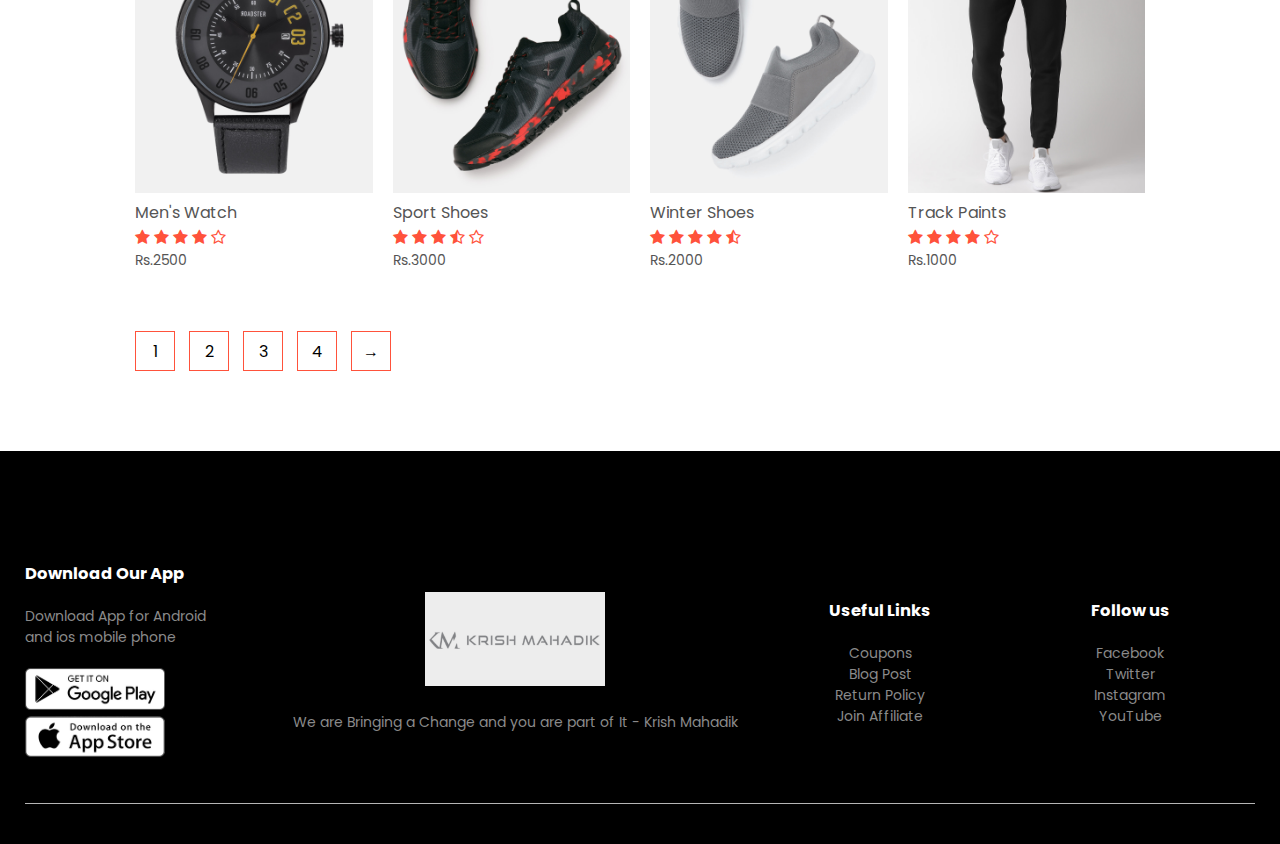
<file: products.html>
<!DOCTYPE html>
<html lang="en">
  <head>
    <meta charset="UTF-8" />
    <meta name="viewport" content="width=device-width, initial-scale=1.0" />
    <title>All Products - Red store</title>
    <link rel="stylesheet" href="style.css" />
    <link
      href="https://fonts.googleapis.com/css2?family=Poppins:ital,wght@0,300;0,400;0,500;0,600;0,700;1,200&display=swap"
      rel="stylesheet"
    />
    <link
      rel="stylesheet"
      href="https://stackpath.bootstrapcdn.com/font-awesome/4.7.0/css/font-awesome.min.css"
    />
  </head>
  <body>
    <div class="container">
      <div class="navbar">
        <div class="logo">
          <a href="index.html">
            <img src="images/KM.png" alt="" width="125px"
          /></a>
        </div>
        <nav>
          <ul id="MenuItems">
            <li><a href="index.html">Home</a></li>
            <li><a href="products.html">Products</a></li>
            <li><a href="account.html">Account</a></li>
            <!-- TODo: 22:20 -->
          </ul>
        </nav>
        <a href="cart.html"
          ><img src="images/cart.png" alt="" width="30px" height="30px"
        /></a>
        <img
          src="images/menu.png"
          alt=""
          class="menu-icon"
          onclick="menutoggle()"
        />
      </div>
    </div>

    <div class="small-container">
      <div class="row row-2">
        <h2>All Products</h2>
        <select name="" id="">
          <option value="">Default Sorting</option>
          <option value="">Sort by Price</option>
          <option value="">Sort by Popularity</option>
          <option value="">Sort by Rating</option>
          <option value="">Sort by sales</option>
        </select>
      </div>

      <div class="row">
        <div class="col-4">
          <img src="images/Pro-1.jpg" alt="" />
          <h4>Red Printed shirt</h4>
          <div class="rating">
            <i class="fa fa-star"></i>
            <i class="fa fa-star"></i>
            <i class="fa fa-star"></i>
            <i class="fa fa-star"></i>
            <i class="fa fa-star-o"></i>
          </div>
          <p>Rs.1000</p>
        </div>

        <div class="col-4">
          <img src="images/Pro-2.jpg" alt="" />
          <h4>Black T-Shirt</h4>
          <div class="rating">
            <i class="fa fa-star"></i>
            <i class="fa fa-star"></i>
            <i class="fa fa-star"></i>
            <i class="fa fa-star-half-o"></i>
            <i class="fa fa-star-o"></i>
          </div>
          <p>Rs.1500</p>
        </div>

        <div class="col-4">
          <img src="images/Pro-3.jpg" alt="" />
          <h4>Black T-shirt</h4>
          <div class="rating">
            <i class="fa fa-star"></i>
            <i class="fa fa-star"></i>
            <i class="fa fa-star"></i>
            <i class="fa fa-star"></i>
            <i class="fa fa-star-half-o"></i>
          </div>
          <p>Rs.1500</p>
        </div>
        <div class="col-4">
          <img src="images/KM_T_0.jpg" alt="" />
          <h4>Blue shirt</h4>
          <div class="rating">
            <i class="fa fa-star"></i>
            <i class="fa fa-star"></i>
            <i class="fa fa-star"></i>
            <i class="fa fa-star"></i>
            <i class="fa fa-star-o"></i>
          </div>
          <p>Rs.1000</p>
        </div>
      </div>
      <div class="row">
        <div class="col-4">
          <img src="images/KM_T_1.jpg" alt="" />
          <h4>White T-Shirt </h4>
          <div class="rating">
            <i class="fa fa-star"></i>
            <i class="fa fa-star"></i>
            <i class="fa fa-star"></i>
            <i class="fa fa-star"></i>
            <i class="fa fa-star-o"></i>
          </div>
          <p>Rs.1500</p>
        </div>

        <div class="col-4">
          <img src="images/KM_T_2.jpg" alt="" />
          <h4>Black T-shirt</h4>
          <div class="rating">
            <i class="fa fa-star"></i>
            <i class="fa fa-star"></i>
            <i class="fa fa-star"></i>
            <i class="fa fa-star-half-o"></i>
            <i class="fa fa-star-o"></i>
          </div>
          <p>Rs.1000</p>
        </div>

        <div class="col-4">
          <img src="images/K5.jpg" alt="" />
          <h4>"CLUB KM" HOODIE (UNISEX)"</h4>
          <div class="rating">
            <i class="fa fa-star"></i>
            <i class="fa fa-star"></i>
            <i class="fa fa-star"></i>
            <i class="fa fa-star"></i>
            <i class="fa fa-star-half-o"></i>
          </div>
          <p>Rs.1500</p>
        </div>
        <div class="col-4">
          <img src="images/KM_S.jpg" alt="" />
          <h4>Black and White T-shirt</h4>
          <div class="rating">
            <i class="fa fa-star"></i>
            <i class="fa fa-star"></i>
            <i class="fa fa-star"></i>
            <i class="fa fa-star"></i>
            <i class="fa fa-star-o"></i>
          </div>
          <p>Rs.2000</p>
        </div>
      </div>
      <div class="row">
        <div class="col-4">
          <img src="images/product-9.jpg" alt="" />
          <h4>Men's Watch</h4>
          <div class="rating">
            <i class="fa fa-star"></i>
            <i class="fa fa-star"></i>
            <i class="fa fa-star"></i>
            <i class="fa fa-star"></i>
            <i class="fa fa-star-o"></i>
          </div>
          <p>Rs.2500</p>
        </div>

        <div class="col-4">
          <img src="images/product-10.jpg" alt="" />
          <h4>Sport Shoes</h4>
          <div class="rating">
            <i class="fa fa-star"></i>
            <i class="fa fa-star"></i>
            <i class="fa fa-star"></i>
            <i class="fa fa-star-half-o"></i>
            <i class="fa fa-star-o"></i>
          </div>
          <p>Rs.3000</p>
        </div>

        <div class="col-4">
          <img src="images/product-11.jpg" alt="" />
          <h4>Winter Shoes </h4>
          <div class="rating">
            <i class="fa fa-star"></i>
            <i class="fa fa-star"></i>
            <i class="fa fa-star"></i>
            <i class="fa fa-star"></i>
            <i class="fa fa-star-half-o"></i>
          </div>
          <p>Rs.2000</p>
        </div>
        <div class="col-4">
          <img src="images/product-12.jpg" alt="" />
          <h4>Track Paints</h4>
          <div class="rating">
            <i class="fa fa-star"></i>
            <i class="fa fa-star"></i>
            <i class="fa fa-star"></i>
            <i class="fa fa-star"></i>
            <i class="fa fa-star-o"></i>
          </div>
          <p>Rs.1000</p>
        </div>
      </div>

      <div class="page-btn">
        <span>1</span>
        <span>2</span>
        <span>3</span>
        <span>4</span>
        <span>&#8594;</span>
      </div>
    </div>

    <!-- Footer -->
    <div class="footer">
      <div class="container">
        <div class="row">
          <div class="footer-col-1">
            <h3>Download Our App</h3>
            <p>
              Download App for Android <br />
              and ios mobile phone
            </p>
            <div class="app-logo">
              <img src="images/play-store.png" alt="" />
              <img src="images/app-store.png" alt="" />
            </div>
          </div>
          <div class="footer-col-2">
            <img src="images/KM store.png" alt="" />
            <p>
              We are Bringing a Change and you are part of It</h1> - </h4>Krish Mahadik</h4>
            </p>
          </div>
          <div class="footer-col-3">
            <h3>Useful Links</h3>
            <ul>
              <li>Coupons</li>
              <li>Blog Post</li>
              <li>Return Policy</li>
              <li>Join Affiliate</li>
            </ul>
          </div>

          <div class="footer-col-4">
            <h3>Follow us</h3>
            <ul>
              <li>Facebook</li>
              <li>Twitter</li>
              <li>Instagram</li>
              <li>YouTube</li>
            </ul>
          </div>
        </div>
        <hr />
       
      </div>
    </div>
    <!-- JS for Toggle menu -->
    <script>
      var MenuItems = document.getElementById("MenuItems");

      MenuItems.style.maxHeight = "0px";

      function menutoggle() {
        if (MenuItems.style.maxHeight == "0px") {
          MenuItems.style.maxHeight = "200px";
        } else {
          MenuItems.style.maxHeight = "0px";
        }
      }
    </script>
  </body>
</html>
</file>
<file: style.css>
* {
    margin: 0;
    padding: 0;
    box-sizing: border-box;
}

body {
    font-family: "Poppins", sans-serif;
}

.navbar {
    display: flex;
    align-items: center;
    padding: 20px;
}

nav {
    flex: 1;
    text-align: right;
}

nav ul {
    display: inline-block;
    list-style-type: none;
}

nav ul li {
    display: inline-block;
    margin-right: 30px;
}

a {
    text-decoration: none;
    color: #555;
}

p {
    color: #555;
}

.container {
    max-width: 1300px;
    margin: auto;
    padding-left: 25px;
    padding-right: 25px;
}

.row {
    margin-top: 50px;
    display: flex;
    align-items: center;
    flex-wrap: wrap;
    justify-content: space-around;
}

.col-2 {
    flex-basis: 50%;
    min-width: 300px;
}

.col-2 img {
    max-width: 100%;
    padding: 50px 0;
    /* top and bottom 50 left and right 0 */
}

.col-2 h1 {
    font-size: 50px;
    line-height: 60px;
    margin: 25px 0;
}

.btn {
    display: inline-block;
    background: #ff523b;
    color: #fff;
    padding: 8px 30px;
    margin: 30px 0;
    border-radius: 5px;
    transition: background 0.5s;
}

.btn:hover {
    background-color: #563434;
    /* Green */
    color: #fff;
}

.col-2 h4 {
    font-size: 10px;
    line-height: 50px;
    margin: 25px 0;
}

.header {
    background: radial-gradient(#fff, #ffd6d6);
}

.header .row {
    margin-top: 20px;
}

.categories {
    margin: 70px 0;
}

.col-3 {
    flex-basis: 30%;
    min-width: 250px;
    margin-bottom: 30px;
}

.col-3 img {
    width: 100%;
}

.small-container {
    max-width: 1080px;
    margin: auto;
    padding-left: 25px;
    padding-right: 25px;
}

.col-4 {
    flex-basis: 25%;
    padding: 10px;
    min-width: 200px;
    margin-bottom: 50px;
    transition: transform 0.5s;
}

.col-4 img {
    width: 100%;
}

.title {
    text-align: center;
    margin: 0 auto 80px;
    position: relative;
    line-height: 60px;
    color: #555;
}

.title::after {
    content: "";
    background: #ff523b;
    width: 80px;
    height: 5px;
    border-radius: 5px;
    position: absolute;
    bottom: 0;
    left: 50%;
    transform: translateX(-50%);
}

h4 {
    color: #555;
    font-weight: normal;
}

.col-4 p {
    font-size: 14px;
}

.rating .fa {
    color: #ff523b;
}

.col-4:hover {
    transform: translateY(-5px);
}


/*     offer     */

.offer {
    background: radial-gradient(#fff, #ffd6d6);
    margin-top: 80px;
    padding: 30px 0;
}

.col-2 .offer-img {
    padding: 50px;
}

small {
    color: #555;
}


/* -----Testimonial----- */

.testimonial {
    padding-top: 100px;
}

.testimonial .col-3 {
    text-align: center;
    padding: 40px 20px;
    box-shadow: 0 0 20px 0px rgba(0, 0, 0, 0.1);
    cursor: pointer;
    transition: transform 0.5s;
}

.testimonial .col-3 img {
    width: 50px;
    margin-top: 20px;
    border-radius: 50%;
}

.testimonial .col-3:hover {
    transform: translateY(-10px);
}

.fa.fa-quote-left {
    font-size: 34px;
    color: #ff523b;
}

.col-3 p {
    font-size: 12px;
    margin: 12px 0;
    color: #777;
}

.testimonial .col-3 h3 {
    font-weight: 600;
    color: #555;
    font-size: 16px;
}


/* brands */

.brands {
    margin: 100px auto;
}

.col-5 {
    width: 160px;
}

.col-5 img {
    width: 100%;
    cursor: pointer;
    /*filter: grayscale(100%);*/
}

.col-5 img:hover {
    filter: grayscale(0);
}


/* footer */

.footer {
    background: #000;
    color: #8a8a8a;
    font-size: 14px;
    padding: 60px 0 20px;
}

.footer p {
    color: #8a8a8a;
}

.footer h3 {
    color: #fff;
    margin-bottom: 20px;
}

.footer-col-1,
.footer-col-2,
.footer-col-3,
.footer-col-4 {
    min-width: 250px;
    margin-bottom: 20px;
}

.footer-col-1 {
    flex-basis: 30px;
}

.footer-col-2 {
    flex: 1;
    text-align: center;
}

.footer-col-2 img {
    width: 180px;
    margin-bottom: 20px;
}

.footer-col-3,
.footer-col-4 {
    flex-basis: 12%;
    text-align: center;
}

ul {
    list-style-type: none;
}

.app-logo {
    margin-top: 20px;
}

.app-logo img {
    width: 140px;
}

.footer hr {
    border: none;
    background: #b5b5b5;
    height: 1px;
    margin: 20px 0;
}

.menu-icon {
    width: 28px;
    margin-left: 20px;
    display: none;
}


/* Media Quer for menu */

@media only screen and (max-width: 800px) {
    nav ul {
        position: absolute;
        top: 70px;
        left: 0;
        background: #333;
        width: 100%;
        overflow: hidden;
        transition: max-height 0.5s;
    }
    nav ul li {
        display: block;
        margin-right: 50px;
        margin-top: 10px;
        margin-bottom: 10px;
    }
    nav ul li a {
        color: #fff;
    }
    .menu-icon {
        display: block;
        cursor: pointer;
    }
}


/* All Products */

.row-2 {
    justify-content: space-between;
    margin: 100px auto 50px;
}

select {
    border: 1px solid #ff523b;
    padding: 5px;
}

select:focus {
    outline: none;
}

.page-btn {
    margin: 0 auto 80px;
}

.page-btn span {
    display: inline-block;
    border: 1px solid #ff523b;
    margin-left: 10px;
    width: 40px;
    height: 40px;
    text-align: center;
    line-height: 40px;
    line-height: 40px;
    cursor: pointer;
}

.page-btn span:hover {
    background: #ff523b;
    color: #fff;
}


/* Media Quer for less than 600 screen size */

@media only screen and (max-width: 600px) {
    .row {
        text-align: center;
    }
    .col-2,
    .col-3,
    .col-4 {
        flex-basis: 100%;
    }
    .single-product .row {
        text-align: left;
    }
    .single-product .col-2 {
        padding: 20px 0;
    }
    .single-product h2 {
        font-size: 26px;
        line-height: 32px;
    }
    .cart-info p {
        display: none;
    }
}


/* Single Product Detail */

.single-product {
    margin-top: 80px;
}

.single-product .col-2 img {
    padding: 0;
}

.single-product .col-2 {
    padding: 20px;
}

.single-product h4 {
    margin: 20px 0;
    font-size: 22px;
    font-weight: bold;
}

.single-product select {
    display: block;
    padding: 10px;
    margin-top: 20px;
}

.single-product input {
    width: 50px;
    height: 40px;
    padding-left: 10px;
    font-size: 20px;
    margin-right: 10px;
    border: 1px solid #ff523b;
}

input:focus {
    outline: none;
}

.single-product .fa {
    color: #ff523b;
    margin-left: 10px;
}

.small-img-row {
    display: flex;
    justify-content: space-between;
}

.small-img-col {
    flex-basis: 24%;
    cursor: pointer;
}


/* Cart Items Details */

.cart-page {
    margin: 30px auto;
}

table {
    width: 100%;
    border-collapse: collapse;
}

.cart-info {
    display: flex;
    flex-wrap: wrap;
}

th {
    text-align: left;
    padding: 5px;
    color: #fff;
    background: #ff523b;
    font-weight: normal;
}

td {
    padding: 10px 5px;
}

td input {
    width: 40px;
    height: 30px;
    padding: 5px;
}

td a {
    color: #ff523b;
    font-size: 12px;
}

td img {
    width: 80px;
    height: 80px;
    margin-right: 10px;
}

.total-price {
    display: flex;
    justify-content: flex-end;
}

.total-price table {
    border-top: 3px solid #ff523b;
    width: 100%;
    max-width: 400px;
}

td:last-child {
    text-align: right;
}

th:last-child {
    text-align: right;
}


/* Account Page */

.account-page {
    padding: 50px 0;
    background: radial-gradient(#fff, #ffd6d6);
}

.form-container {
    background: #fff;
    width: 300px;
    height: 400px;
    position: relative;
    text-align: center;
    padding: 20px 0;
    box-shadow: 0 0 20px 0 rgba(0, 0, 0, 0.1);
    overflow: hidden;
}

.form-container span {
    font-weight: bold;
    padding: 0 10px;
    color: #555;
    cursor: pointer;
    width: 100px;
    display: inline-block;
}

.form-btn {
    display: inline-block;
}

.form-container form {
    max-width: 300px;
    padding: 0 20px;
    position: absolute;
    top: 130px;
    transition: transform 1s;
}

form input {
    width: 100%;
    height: 30px;
    margin: 10px 0;
    padding: 0 10px;
    border: 1px solid #ccc;
}

form .btn {
    width: 100%;
    border: none;
    cursor: pointer;
    margin: 10px;
}

form .btn:focus {
    outline: none;
}

#LoginForm {
    left: -300px;
}

#RegForm {
    left: 0;
}

form a {
    font-size: 12px;
}

#indicator {
    width: 100px;
    border: none;
    background: #ff523b;
    height: 3px;
    margin-top: 8px;
    transform: translateX(100px);
    transition: transform 1s;
}
</file>
